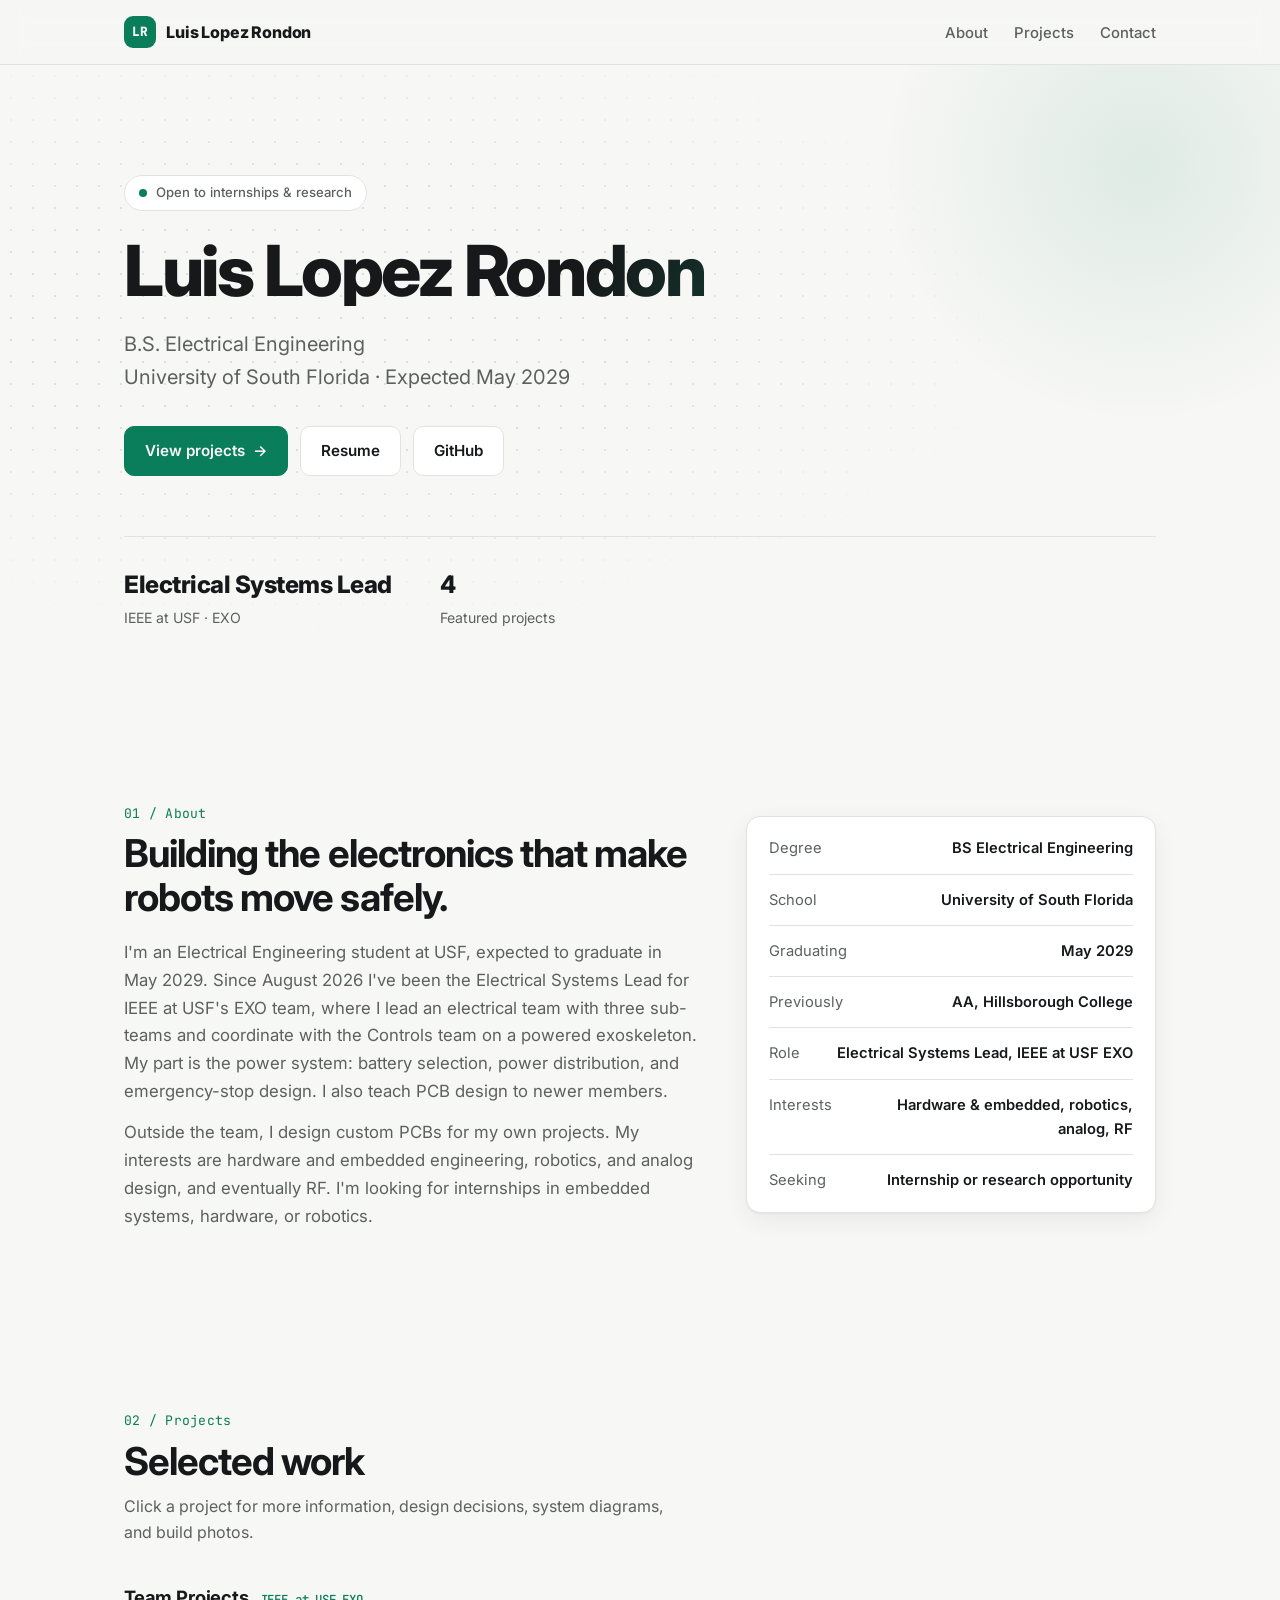
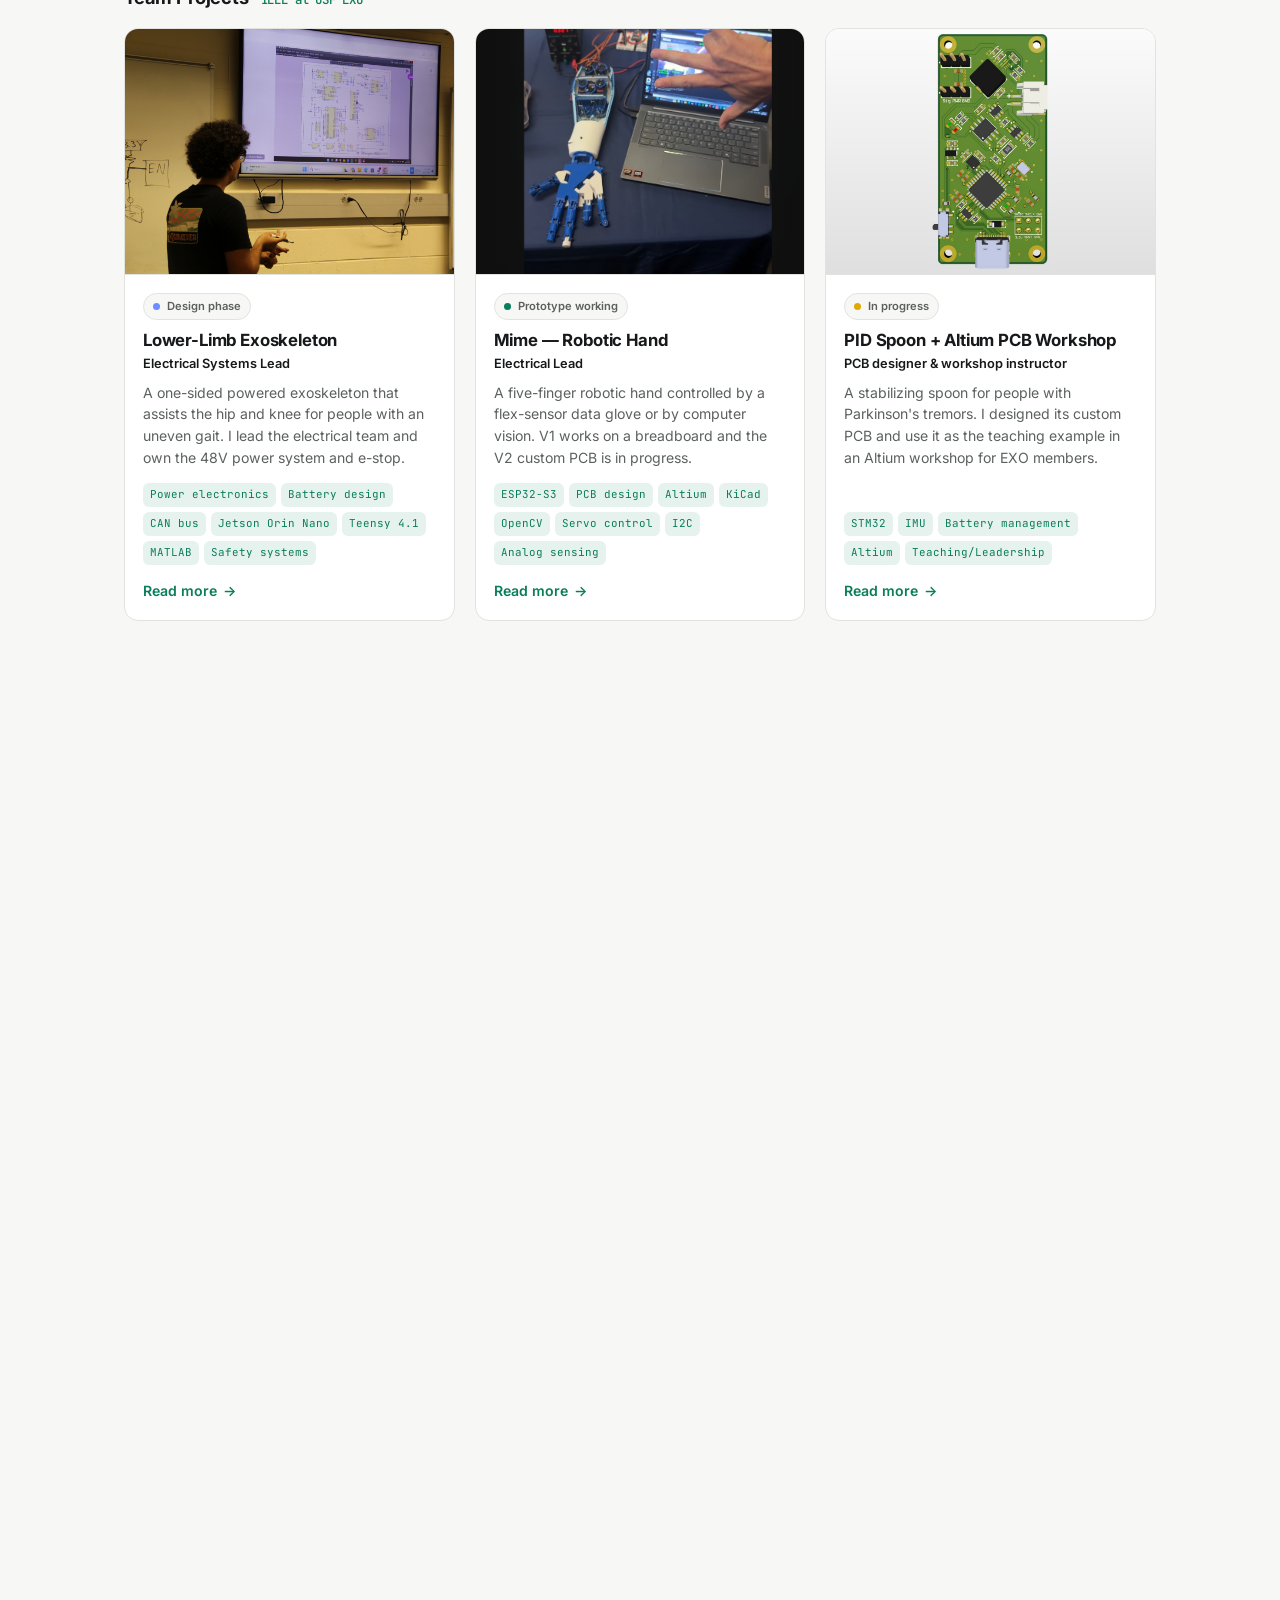
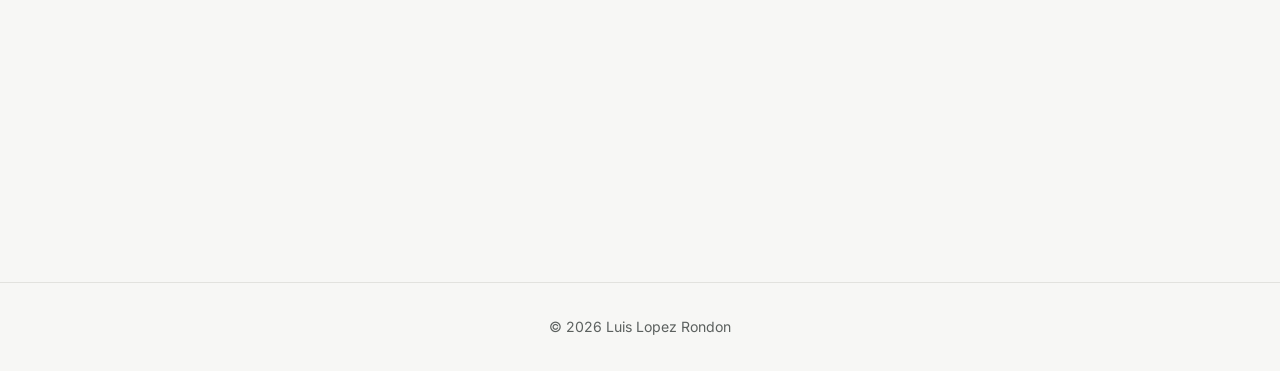
<file: index.html>
<!DOCTYPE html>
<html lang="en">
<head>
  <meta charset="UTF-8">
  <meta name="viewport" content="width=device-width, initial-scale=1">
  <title>Luis Lopez Rondon | Electrical Engineering</title>
  <meta name="description" content="Portfolio of Luis Lopez Rondon, Electrical Engineering student at USF and Electrical Systems Lead on IEEE at USF's EXO team. Hardware and embedded engineering, robotics, and analog design.">
  <link rel="preconnect" href="https://fonts.googleapis.com">
  <link rel="preconnect" href="https://fonts.gstatic.com" crossorigin>
  <link href="https://fonts.googleapis.com/css2?family=Inter:wght@400;500;600;800&family=JetBrains+Mono:wght@500&display=swap" rel="stylesheet">
  <link rel="stylesheet" href="style.css">
  <script src="script.js"></script>
</head>
<body>

<nav class="site-nav">
  <div class="wrap">
    <a href="#" class="logo"><span class="logo-mark">LR</span><span class="logo-text">Luis Lopez Rondon</span></a>
    <ul>
      <li><a href="#about">About</a></li>
      <li><a href="#projects">Projects</a></li>
      <li><a href="#contact">Contact</a></li>
    </ul>
  </div>
</nav>

<header class="hero">
  <div class="wrap">
    <div class="pill"><span class="dot"></span>Open to internships &amp; research</div>
    <h1>Luis Lopez Rondon</h1>
    <p class="lead">B.S. Electrical Engineering<br>University of South Florida · Expected May 2029</p>
    <div class="btns">
      <a class="btn primary" href="#projects">View projects <span aria-hidden="true">→</span></a>
      <a class="btn" href="resume.pdf" target="_blank" rel="noopener">Resume</a>
      <a class="btn" href="https://github.com/luislopezrondon" target="_blank" rel="noopener">GitHub</a>
    </div>
    <div class="stats">
      <div><strong>Electrical Systems Lead</strong><span>IEEE at USF · EXO</span></div>
      <div><strong>4</strong><span>Featured projects</span></div>
    </div>
  </div>
</header>

<section id="about">
  <div class="wrap about reveal">
    <div>
      <div class="section-head">
        <span class="label">01 / About</span>
        <h2>Building the electronics that make robots move safely.</h2>
      </div>
      <p>I'm an Electrical Engineering student at USF, expected to graduate in May 2029. Since August 2026 I've been the Electrical Systems Lead for IEEE at USF's EXO team, where I lead an electrical team with three sub-teams and coordinate with the Controls team on a powered exoskeleton. My part is the power system: battery selection, power distribution, and emergency-stop design. I also teach PCB design to newer members.</p>
      <p>Outside the team, I design custom PCBs for my own projects. My interests are hardware and embedded engineering, robotics, and analog design, and eventually RF. I'm looking for internships in embedded systems, hardware, or robotics.</p>
    </div>
    <dl class="facts">
      <div><dt>Degree</dt><dd>BS Electrical Engineering</dd></div>
      <div><dt>School</dt><dd>University of South Florida</dd></div>
      <div><dt>Graduating</dt><dd>May 2029</dd></div>
      <div><dt>Previously</dt><dd>AA, Hillsborough College</dd></div>
      <div><dt>Role</dt><dd>Electrical Systems Lead, IEEE at USF EXO</dd></div>
      <div><dt>Interests</dt><dd>Hardware &amp; embedded, robotics, analog, RF</dd></div>
      <div><dt>Seeking</dt><dd>Internship or research opportunity</dd></div>
    </dl>
  </div>
</section>

<section id="projects">
  <div class="wrap">
    <div class="section-head reveal">
      <span class="label">02 / Projects</span>
      <h2>Selected work</h2>
      <p>Click a project for more information, design decisions, system diagrams, and build photos.</p>
    </div>

    <h3 class="group-title reveal">Team Projects <span>IEEE at USF EXO</span></h3>
    <div class="grid reveal">
      <a class="card" href="projects/exoskeleton.html">
        <div class="thumb" data-label="// exoskeleton"><img src="images/exoskeleton.jpg" alt="Lower-limb exoskeleton prototype" onerror="this.remove()"></div>
        <div class="card-body">
          <span class="status design">Design phase</span>
          <h4>Lower-Limb Exoskeleton</h4>
          <p class="role">Electrical Systems Lead</p>
          <p>A one-sided powered exoskeleton that assists the hip and knee for people with an uneven gait. I lead the electrical team and own the 48V power system and e-stop.</p>
          <div class="tags"><span>Power electronics</span><span>Battery design</span><span>CAN bus</span><span>Jetson Orin Nano</span><span>Teensy 4.1</span><span>MATLAB</span><span>Safety systems</span></div>
          <span class="more">Read more <span class="arrow">→</span></span>
        </div>
      </a>

      <a class="card" href="projects/mime.html">
        <div class="thumb" data-label="// mime"><img src="images/robotic-hand.jpg" alt="Mime robotic hand" onerror="this.remove()"></div>
        <div class="card-body">
          <span class="status working">Prototype working</span>
          <h4>Mime — Robotic Hand</h4>
          <p class="role">Electrical Lead</p>
          <p>A five-finger robotic hand controlled by a flex-sensor data glove or by computer vision. V1 works on a breadboard and the V2 custom PCB is in progress.</p>
          <div class="tags"><span>ESP32-S3</span><span>PCB design</span><span>Altium</span><span>KiCad</span><span>OpenCV</span><span>Servo control</span><span>I2C</span><span>Analog sensing</span></div>
          <span class="more">Read more <span class="arrow">→</span></span>
        </div>
      </a>

      <a class="card" href="projects/pid-spoon.html">
        <div class="thumb" data-label="// pid-spoon"><img src="images/pid-spoon.jpg" alt="PID spoon PCB" onerror="this.remove()"></div>
        <div class="card-body">
          <span class="status">In progress</span>
          <h4>PID Spoon + Altium PCB Workshop</h4>
          <p class="role">PCB designer &amp; workshop instructor</p>
          <p>A stabilizing spoon for people with Parkinson's tremors. I designed its custom PCB and use it as the teaching example in an Altium workshop for EXO members.</p>
          <div class="tags"><span>STM32</span><span>IMU</span><span>Battery management</span><span>Altium</span><span>Teaching/Leadership</span></div>
          <span class="more">Read more <span class="arrow">→</span></span>
        </div>
      </a>
    </div>

    <h3 class="group-title reveal">Personal Projects</h3>
    <div class="grid reveal">
      <a class="card" href="projects/spectrum-analyzer.html">
        <div class="thumb" data-label="// spectrum-analyzer"><img src="images/spectrum-analyzer.jpg" alt="Audio spectrum analyzer" onerror="this.remove()"></div>
        <div class="card-body">
          <span class="status working">Prototype working</span>
          <h4>Audio Spectrum Analyzer</h4>
          <p class="role">Designer &amp; builder · PCB revision with one teammate</p>
          <p>A real-time audio spectrum analyzer, built to learn DSP and FFTs from the ground up. The Teensy prototype works and the custom PCB revision is in schematic capture.</p>
          <div class="tags"><span>DSP</span><span>FFT</span><span>Teensy</span><span>STM32</span><span>Audio codec</span><span>Analog design</span><span>PCB design</span></div>
          <span class="more">Read more <span class="arrow">→</span></span>
        </div>
      </a>
    </div>
  </div>
</section>

<section id="contact">
  <div class="wrap">
    <div class="cta reveal">
      <span class="label">03 / Contact</span>
      <h2>Get in touch</h2>
      <div class="btns">
        <a class="btn primary" href="mailto:llopezrondon@usf.edu">Email me</a>
        <a class="btn" href="https://www.linkedin.com/in/luislopezrondon" target="_blank" rel="noopener">LinkedIn</a>
        <a class="btn" href="https://github.com/luislopezrondon" target="_blank" rel="noopener">GitHub</a>
        <a class="btn" href="resume.pdf" target="_blank" rel="noopener">Resume</a>
      </div>
      <p class="email mono">llopezrondon@usf.edu</p>
    </div>
  </div>
</section>

<footer><div class="wrap">© <span data-year>2026</span> Luis Lopez Rondon</div></footer>

</body>
</html>
</file>
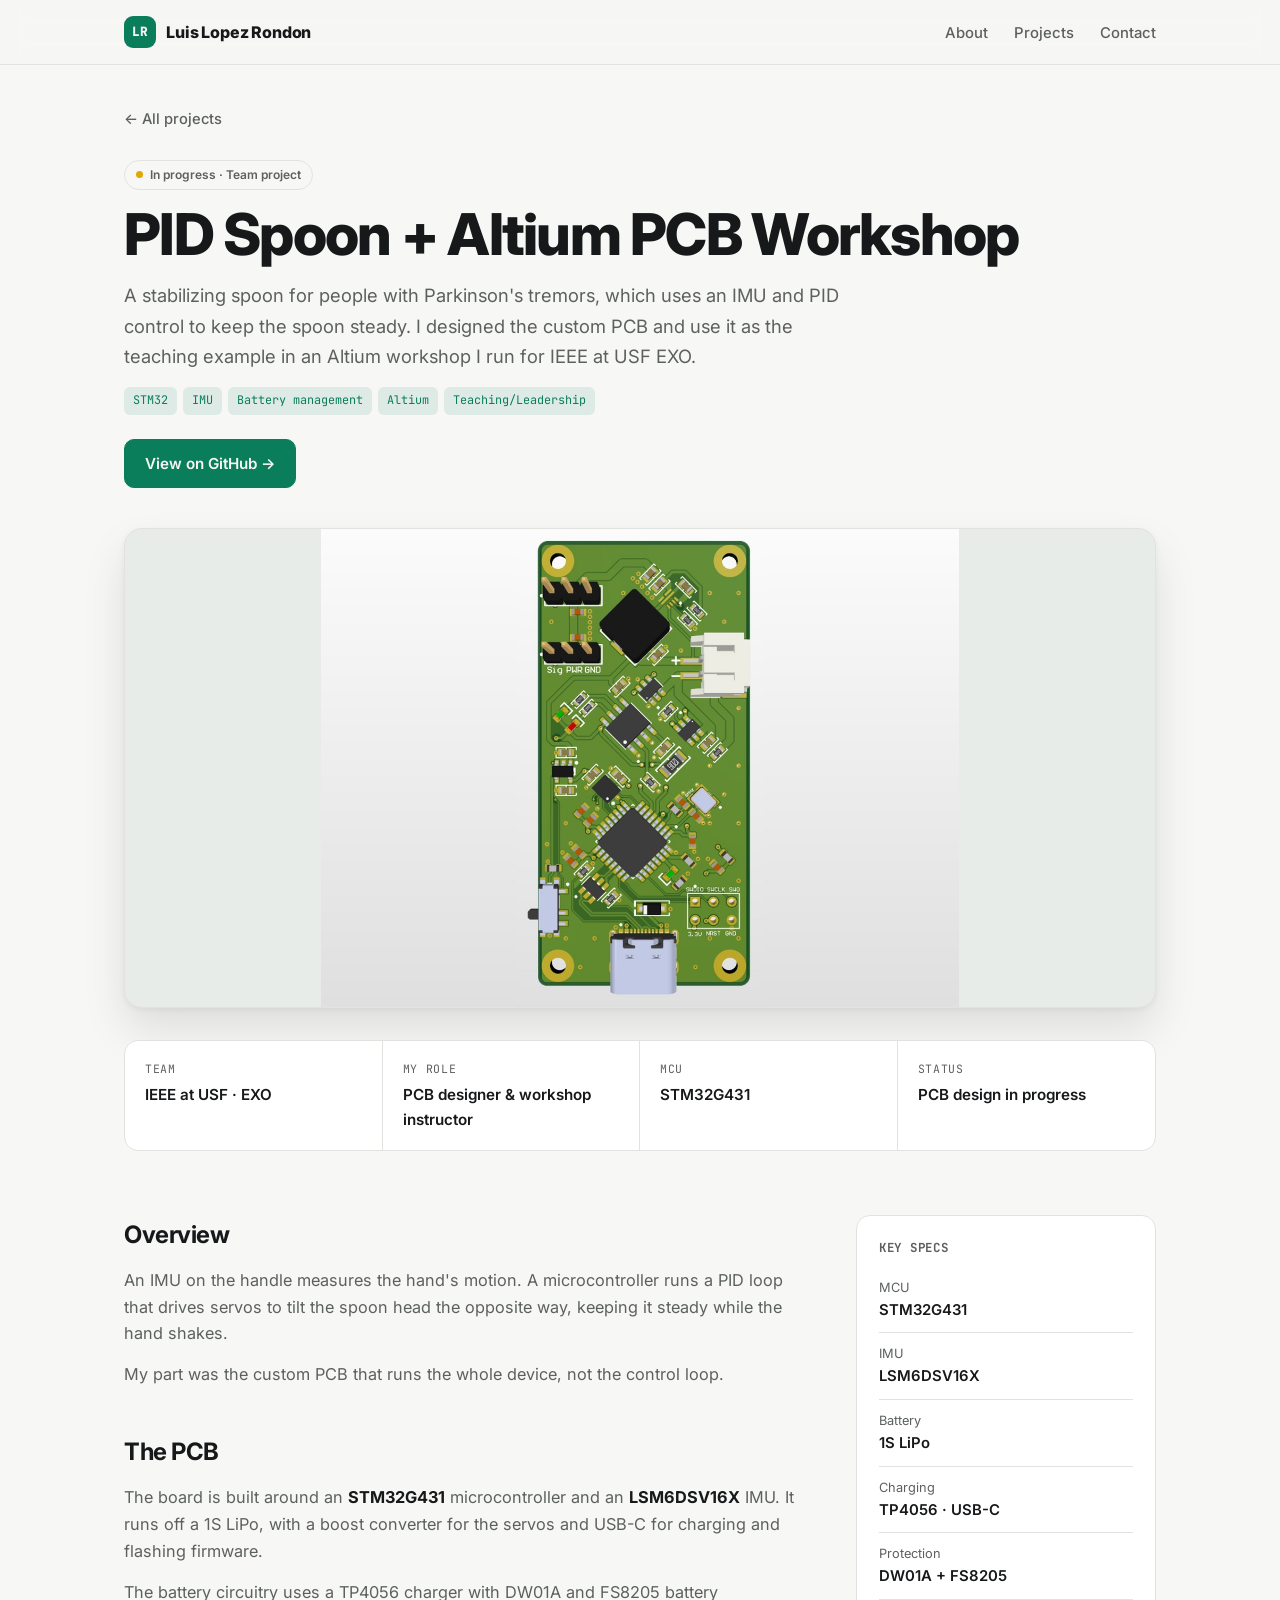
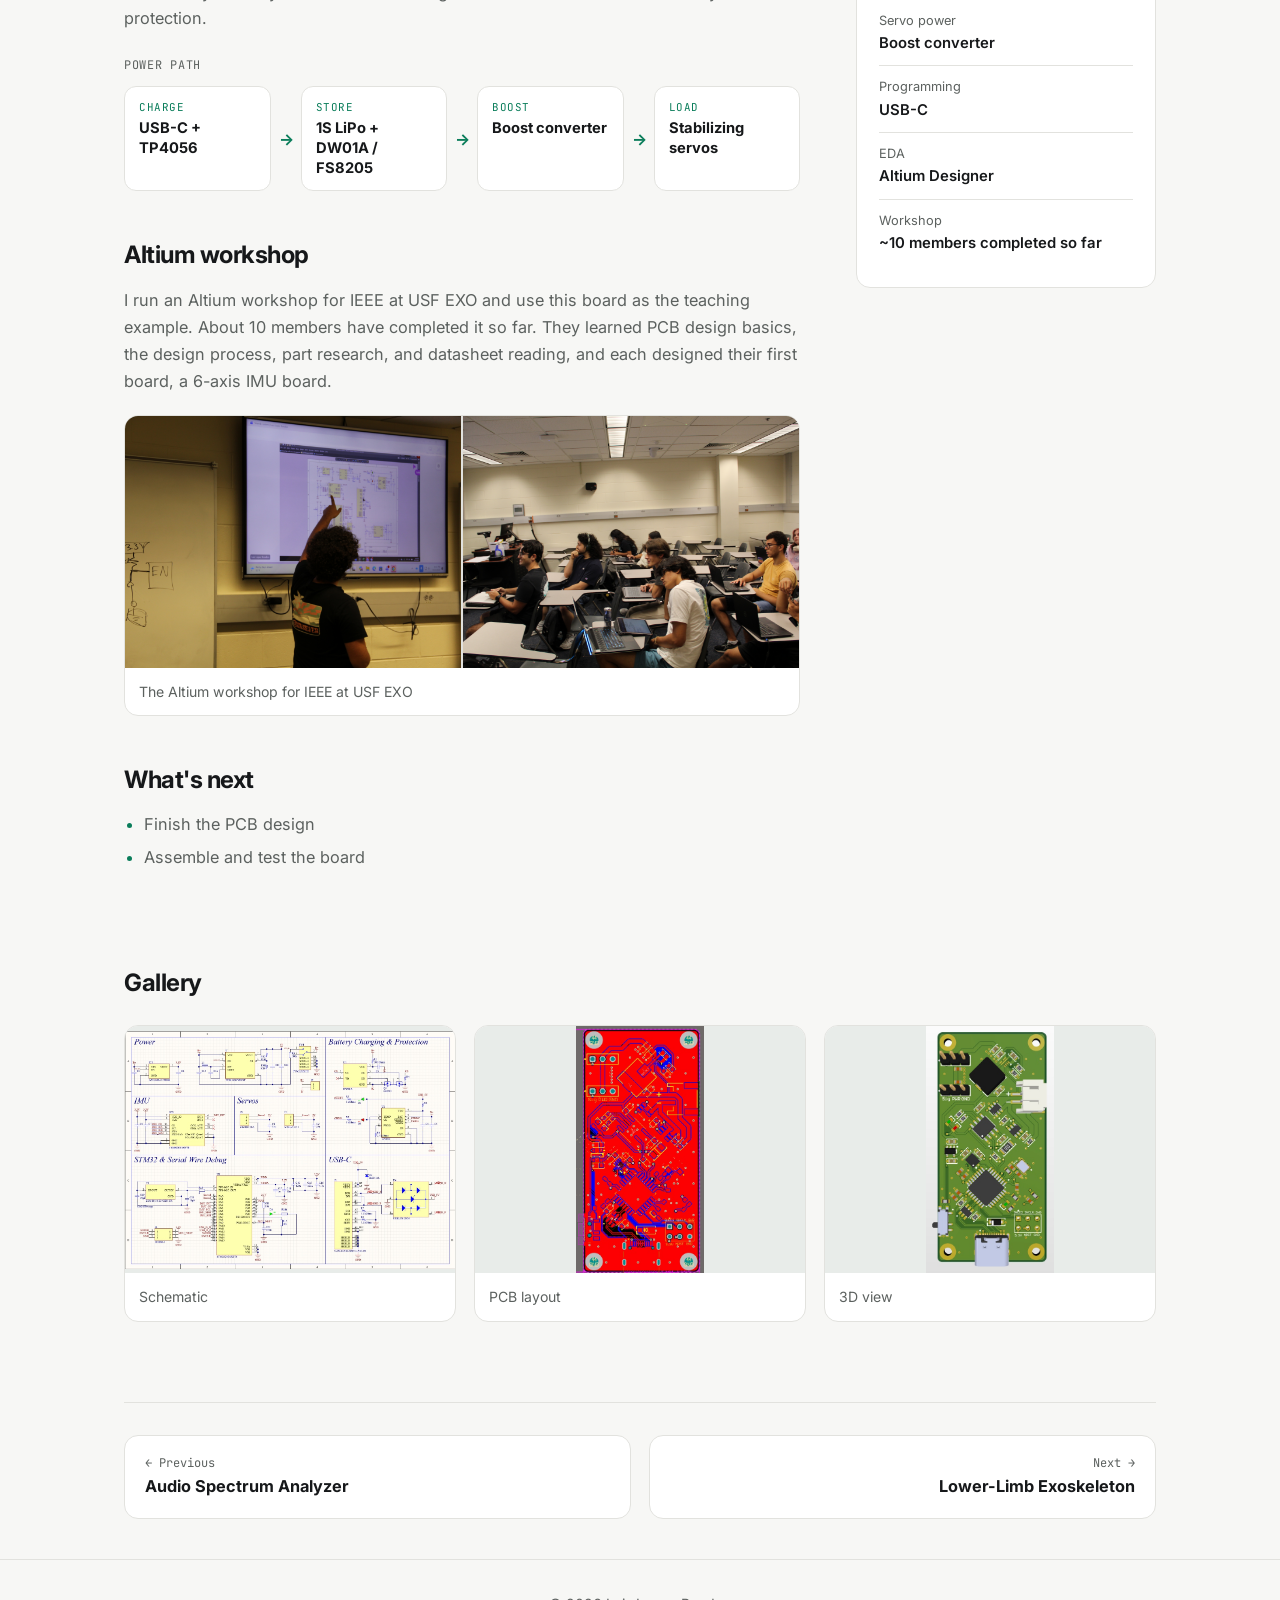
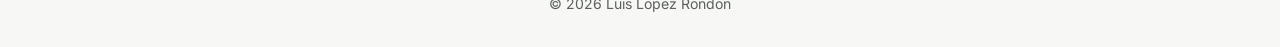
<file: projects/pid-spoon.html>
<!DOCTYPE html>
<html lang="en">
<head>
  <meta charset="UTF-8">
  <meta name="viewport" content="width=device-width, initial-scale=1">
  <title>PID Spoon + Altium PCB Workshop | Luis Lopez Rondon</title>
  <meta name="description" content="Custom PCB for an IEEE at USF EXO stabilizing spoon for Parkinson's tremors, also used as the teaching example in an Altium PCB workshop.">
  <link rel="preconnect" href="https://fonts.googleapis.com">
  <link rel="preconnect" href="https://fonts.gstatic.com" crossorigin>
  <link href="https://fonts.googleapis.com/css2?family=Inter:wght@400;500;600;800&family=JetBrains+Mono:wght@500&display=swap" rel="stylesheet">
  <link rel="stylesheet" href="../style.css">
  <script src="../script.js"></script>
</head>
<body>

<nav class="site-nav">
  <div class="wrap">
    <a href="../index.html" class="logo"><span class="logo-mark">LR</span><span class="logo-text">Luis Lopez Rondon</span></a>
    <ul>
      <li><a href="../index.html#about">About</a></li>
      <li><a href="../index.html#projects">Projects</a></li>
      <li><a href="../index.html#contact">Contact</a></li>
    </ul>
  </div>
</nav>

<main class="wrap project">
  <a class="back" href="../index.html#projects">← All projects</a>

  <header class="project-hero">
    <span class="status">In progress · Team project</span>
    <h1>PID Spoon + Altium PCB Workshop</h1>
    <p class="lead">A stabilizing spoon for people with Parkinson's tremors, which uses an IMU and PID control to keep the spoon steady. I designed the custom PCB and use it as the teaching example in an Altium workshop I run for IEEE at USF EXO.</p>
    <div class="tags"><span>STM32</span><span>IMU</span><span>Battery management</span><span>Altium</span><span>Teaching/Leadership</span></div>
    <div class="btns">
      <a class="btn primary" href="https://github.com/luislopezrondon/pid-spoon" target="_blank" rel="noopener">View on GitHub →</a>
    </div>
  </header>

  <figure class="cover">
    <img src="../images/pid-spoon.jpg" alt="PID spoon PCB" onerror="this.parentElement.remove()">
  </figure>

  <dl class="meta">
    <div><dt>Team</dt><dd>IEEE at USF · EXO</dd></div>
    <div><dt>My role</dt><dd>PCB designer &amp; workshop instructor</dd></div>
    <div><dt>MCU</dt><dd>STM32G431</dd></div>
    <div><dt>Status</dt><dd>PCB design in progress</dd></div>
  </dl>

  <div class="project-body">
    <article class="prose">
      <h2>Overview</h2>
      <p>An IMU on the handle measures the hand's motion. A microcontroller runs a PID loop that drives servos to tilt the spoon head the opposite way, keeping it steady while the hand shakes.</p>
      <p>My part was the custom PCB that runs the whole device, not the control loop.</p>

      <h2>The PCB</h2>
      <p>The board is built around an <strong>STM32G431</strong> microcontroller and an <strong>LSM6DSV16X</strong> IMU. It runs off a 1S LiPo, with a boost converter for the servos and USB-C for charging and flashing firmware.</p>
      <p>The battery circuitry uses a TP4056 charger with DW01A and FS8205 battery protection.</p>

      <div class="flow-label">Power path</div>
      <div class="flow">
        <div class="node"><small>Charge</small><strong>USB-C + TP4056</strong></div>
        <div class="node"><small>Store</small><strong>1S LiPo + DW01A / FS8205</strong></div>
        <div class="node"><small>Boost</small><strong>Boost converter</strong></div>
        <div class="node"><small>Load</small><strong>Stabilizing servos</strong></div>
      </div>

      <h2>Altium workshop</h2>
      <p>I run an Altium workshop for IEEE at USF EXO and use this board as the teaching example. About 10 members have completed it so far. They learned PCB design basics, the design process, part research, and datasheet reading, and each designed their first board, a 6-axis IMU board.</p>
      <figure class="pair">
        <div class="pair-imgs">
          <img src="../images/pid-spoon/workshop-1.jpg" alt="Luis teaching the Altium PCB design workshop" onerror="this.remove()">
          <img src="../images/pid-spoon/workshop-2.jpg" alt="Workshop attendees designing their first PCBs in Altium" onerror="this.remove()">
        </div>
        <figcaption>The Altium workshop for IEEE at USF EXO</figcaption>
      </figure>
      <!-- [TODO] photos of the board and the workshop: confirm the images in images/pid-spoon/ are the ones you want, or replace them -->

      <h2>What's next</h2>
      <ul>
        <li>Finish the PCB design</li>
        <li>Assemble and test the board</li>
      </ul>
    </article>

    <aside class="specs">
      <h3>Key specs</h3>
      <dl>
        <div><dt>MCU</dt><dd>STM32G431</dd></div>
        <div><dt>IMU</dt><dd>LSM6DSV16X</dd></div>
        <div><dt>Battery</dt><dd>1S LiPo</dd></div>
        <div><dt>Charging</dt><dd>TP4056 · USB-C</dd></div>
        <div><dt>Protection</dt><dd>DW01A + FS8205</dd></div>
        <div><dt>Servo power</dt><dd>Boost converter</dd></div>
        <div><dt>Programming</dt><dd>USB-C</dd></div>
        <div><dt>EDA</dt><dd>Altium Designer</dd></div>
        <div><dt>Workshop</dt><dd>~10 members completed so far</dd></div>
      </dl>
    </aside>
  </div>

  <section class="gallery-section">
    <h2>Gallery</h2>
    <div class="gallery">
      <figure><img src="../images/pid-spoon/1.jpg" alt="Schematic" onerror="this.parentElement.remove()"><figcaption>Schematic</figcaption></figure>
      <figure><img src="../images/pid-spoon/2.jpg" alt="PCB layout" onerror="this.parentElement.remove()"><figcaption>PCB layout</figcaption></figure>
      <figure><img src="../images/pid-spoon/3.jpg" alt="3D view of the board" onerror="this.parentElement.remove()"><figcaption>3D view</figcaption></figure>
    </div>
  </section>

  <nav class="pager" aria-label="More projects">
    <a href="spectrum-analyzer.html"><small>← Previous</small><strong>Audio Spectrum Analyzer</strong></a>
    <a class="next" href="exoskeleton.html"><small>Next →</small><strong>Lower-Limb Exoskeleton</strong></a>
  </nav>
</main>

<footer><div class="wrap">© <span data-year>2026</span> Luis Lopez Rondon</div></footer>

</body>
</html>
</file>
<file: style.css>
/* ================= Theme ================= */
:root {
  --bg: #f7f7f5;
  --card: #ffffff;
  --text: #16181a;
  --muted: #5c615f;
  --accent: #0a7d5a;
  --accent-soft: rgba(10, 125, 90, 0.1);
  --border: #e2e2de;
  --thumb: #e8ece9;
  --nav-bg: rgba(247, 247, 245, 0.78);
  --dots: rgba(10, 125, 90, 0.16);
  --shadow: 0 1px 2px rgba(0, 0, 0, 0.04), 0 8px 24px rgba(0, 0, 0, 0.06);
  --shadow-lg: 0 2px 6px rgba(0, 0, 0, 0.05), 0 22px 44px rgba(0, 0, 0, 0.1);
  --radius: 14px;
  --mono: "JetBrains Mono", ui-monospace, monospace;
}
@media (prefers-color-scheme: dark) {
  :root {
    --bg: #0d100f;
    --card: #151a18;
    --text: #eceeed;
    --muted: #9aa3a0;
    --accent: #3ddc97;
    --accent-soft: rgba(61, 220, 151, 0.1);
    --border: #242b28;
    --thumb: #1b2220;
    --nav-bg: rgba(13, 16, 15, 0.75);
    --dots: rgba(61, 220, 151, 0.12);
    --shadow: 0 1px 2px rgba(0, 0, 0, 0.3), 0 8px 24px rgba(0, 0, 0, 0.35);
    --shadow-lg: 0 2px 6px rgba(0, 0, 0, 0.4), 0 24px 48px rgba(0, 0, 0, 0.5);
  }
}

/* ================= Base ================= */
* { box-sizing: border-box; margin: 0; padding: 0; }
html { scroll-behavior: smooth; scroll-padding-top: 84px; }
body {
  font-family: "Inter", system-ui, -apple-system, sans-serif;
  background: var(--bg);
  color: var(--text);
  line-height: 1.65;
  -webkit-font-smoothing: antialiased;
  overflow-x: hidden;
}
img { display: block; max-width: 100%; }
a { color: var(--accent); text-decoration: none; }
a:hover { text-decoration: underline; text-underline-offset: 3px; }
::selection { background: var(--accent); color: var(--bg); }
.wrap { max-width: 1080px; margin: 0 auto; padding: 0 24px; }
.mono { font-family: var(--mono); }
.label { font-family: var(--mono); color: var(--accent); font-size: 0.82rem; letter-spacing: 0.02em; }

/* ================= Nav ================= */
.site-nav {
  position: sticky; top: 0; z-index: 50;
  background: var(--nav-bg);
  backdrop-filter: saturate(160%) blur(12px);
  -webkit-backdrop-filter: saturate(160%) blur(12px);
  border-bottom: 1px solid var(--border);
}
.site-nav .wrap { display: flex; justify-content: space-between; align-items: center; height: 64px; }
.logo { display: flex; align-items: center; gap: 10px; font-weight: 800; color: var(--text); letter-spacing: -0.01em; }
.logo:hover { text-decoration: none; }
.logo-mark {
  width: 32px; height: 32px; border-radius: 9px;
  display: grid; place-items: center;
  background: var(--accent); color: var(--bg);
  font-family: var(--mono); font-size: 0.8rem;
}
.site-nav ul { display: flex; gap: 26px; list-style: none; }
.site-nav ul a { color: var(--muted); font-size: 0.93rem; font-weight: 500; transition: color 0.15s; }
.site-nav ul a:hover { color: var(--text); text-decoration: none; }

/* ================= Buttons ================= */
.btns { display: flex; gap: 12px; flex-wrap: wrap; }
.btn {
  display: inline-flex; align-items: center; gap: 8px;
  padding: 11px 20px; border-radius: 10px;
  font-weight: 600; font-size: 0.95rem;
  color: var(--text); background: var(--card);
  border: 1px solid var(--border);
  transition: transform 0.15s, box-shadow 0.15s, border-color 0.15s;
}
.btn:hover { text-decoration: none; transform: translateY(-1px); border-color: var(--accent); box-shadow: var(--shadow); }
.btn.primary { background: var(--accent); border-color: var(--accent); color: var(--bg); }

/* ================= Hero ================= */
.hero { position: relative; isolation: isolate; overflow: hidden; padding: 110px 0 80px; }
.hero::before {
  content: ""; position: absolute; inset: 0; z-index: -1;
  background-image: radial-gradient(var(--dots) 1px, transparent 1px);
  background-size: 22px 22px;
  -webkit-mask-image: radial-gradient(ellipse 75% 65% at 25% 40%, #000 30%, transparent 75%);
  mask-image: radial-gradient(ellipse 75% 65% at 25% 40%, #000 30%, transparent 75%);
}
.hero::after {
  content: ""; position: absolute; z-index: -1;
  width: 560px; height: 560px; right: -140px; top: -180px;
  background: radial-gradient(circle, var(--accent-soft), transparent 65%);
}
.pill {
  display: inline-flex; align-items: center; gap: 9px;
  padding: 6px 14px; margin-bottom: 24px;
  border: 1px solid var(--border); border-radius: 99px;
  background: var(--card); color: var(--muted); font-size: 0.82rem; font-weight: 500;
}
.dot { width: 8px; height: 8px; border-radius: 50%; background: var(--accent); animation: pulse 2s infinite; }
@keyframes pulse {
  0% { box-shadow: 0 0 0 0 color-mix(in srgb, var(--accent) 55%, transparent); }
  70% { box-shadow: 0 0 0 9px transparent; }
  100% { box-shadow: 0 0 0 0 transparent; }
}
.hero h1 {
  font-size: clamp(2.6rem, 7vw, 4.4rem); line-height: 1.02;
  font-weight: 800; letter-spacing: -0.035em;
  background: linear-gradient(120deg, var(--text) 45%, var(--accent));
  -webkit-background-clip: text; background-clip: text; color: transparent;
}
.hero .lead { color: var(--muted); font-size: clamp(1.05rem, 2vw, 1.25rem); max-width: 620px; margin: 22px 0 32px; }
.stats {
  display: flex; flex-wrap: wrap; gap: 16px 48px;
  margin-top: 60px; padding-top: 28px; border-top: 1px solid var(--border);
}
.stats strong { display: block; font-size: 1.5rem; font-weight: 800; letter-spacing: -0.02em; }
.stats span { color: var(--muted); font-size: 0.88rem; }

/* Page-load animation */
.hero .wrap > *, .project-hero > * { animation: rise 0.8s cubic-bezier(0.2, 0.7, 0.2, 1) both; }
.hero .wrap > :nth-child(2), .project-hero > :nth-child(2) { animation-delay: 0.07s; }
.hero .wrap > :nth-child(3), .project-hero > :nth-child(3) { animation-delay: 0.14s; }
.hero .wrap > :nth-child(4), .project-hero > :nth-child(4) { animation-delay: 0.21s; }
.hero .wrap > :nth-child(5), .project-hero > :nth-child(5) { animation-delay: 0.28s; }
.hero .wrap > :nth-child(6), .project-hero > :nth-child(6) { animation-delay: 0.35s; }
@keyframes rise { from { opacity: 0; transform: translateY(14px); } to { opacity: 1; transform: none; } }

/* Scroll-reveal (script.js adds .js to <html> and .in when visible) */
.js .reveal { opacity: 0; transform: translateY(18px); transition: opacity 0.7s ease, transform 0.7s ease; }
.js .reveal.in { opacity: 1; transform: none; }

/* ================= Sections ================= */
body > section { padding: 88px 0; }
.section-head { margin-bottom: 36px; }
.section-head h2 { font-size: clamp(1.8rem, 4vw, 2.4rem); line-height: 1.15; letter-spacing: -0.025em; margin-top: 6px; }
.section-head p { color: var(--muted); margin-top: 10px; max-width: 560px; }

/* About */
.about { display: grid; grid-template-columns: 1.4fr 1fr; gap: 48px; align-items: center; }
.about .section-head { margin-bottom: 20px; }
.about p { color: var(--muted); font-size: 1.05rem; }
.about p + p { margin-top: 14px; }
.facts {
  background: var(--card); border: 1px solid var(--border);
  border-radius: var(--radius); padding: 6px 22px; box-shadow: var(--shadow);
}
.facts div { display: flex; justify-content: space-between; gap: 16px; padding: 13px 0; border-bottom: 1px solid var(--border); font-size: 0.92rem; }
.facts div:last-child { border-bottom: 0; }
.facts dt { color: var(--muted); }
.facts dd { font-weight: 600; text-align: right; }

/* Project cards */
.grid { display: grid; gap: 20px; grid-template-columns: repeat(3, minmax(0, 1fr)); }
.group-title {
  display: flex; align-items: baseline; flex-wrap: wrap; gap: 4px 12px;
  margin: 40px 0 16px; font-size: 1.15rem; letter-spacing: -0.01em;
}
.group-title:first-of-type { margin-top: 0; }
.group-title span { font-family: var(--mono); font-size: 0.78rem; font-weight: 500; color: var(--accent); }
.card {
  display: flex; flex-direction: column; overflow: hidden;
  background: var(--card); color: inherit;
  border: 1px solid var(--border); border-radius: var(--radius);
  transition: transform 0.25s ease, box-shadow 0.25s ease, border-color 0.25s ease;
}
.card:hover {
  text-decoration: none; transform: translateY(-4px); box-shadow: var(--shadow-lg);
  border-color: color-mix(in srgb, var(--accent) 45%, var(--border));
}
.card:focus-visible { outline: 2px solid var(--accent); outline-offset: 3px; }
.thumb {
  position: relative; aspect-ratio: 4 / 3; overflow: hidden;
  background: var(--thumb); border-bottom: 1px solid var(--border);
}
.thumb::before {
  content: attr(data-label); position: absolute; inset: 0;
  display: grid; place-items: center;
  font-family: var(--mono); font-size: 0.8rem; color: var(--muted);
  background-image:
    linear-gradient(var(--border) 1px, transparent 1px),
    linear-gradient(90deg, var(--border) 1px, transparent 1px);
  background-size: 20px 20px;
}
.thumb:has(img)::before { display: none; }
.thumb img { position: relative; width: 100%; height: 100%; object-fit: cover; }
.card-body { display: flex; flex-direction: column; flex: 1; padding: 18px; }
.card h4 { font-size: 1.05rem; line-height: 1.3; letter-spacing: -0.01em; margin: 10px 0 2px; }
.card .role { flex: 0; margin-bottom: 8px; color: var(--text); font-size: 0.8rem; font-weight: 600; }
.card p { color: var(--muted); font-size: 0.88rem; line-height: 1.55; flex: 1; }
.more { display: inline-flex; align-items: center; gap: 6px; margin-top: 14px; font-weight: 600; font-size: 0.88rem; color: var(--accent); }
.more .arrow { transition: transform 0.2s; }
.card:hover .more .arrow { transform: translateX(4px); }

.status {
  display: inline-flex; align-items: center; gap: 7px; align-self: flex-start;
  padding: 4px 11px; border-radius: 99px;
  border: 1px solid var(--border); background: var(--bg);
  color: var(--muted); font-size: 0.75rem; font-weight: 600;
}
.status::before { content: ""; width: 7px; height: 7px; border-radius: 50%; background: #e0a800; }
.status.done::before, .status.working::before { background: var(--accent); }
.status.design::before { background: #6c8cff; }
.card .status { font-size: 0.7rem; padding: 3px 9px; }

.tags { display: flex; flex-wrap: wrap; gap: 6px; margin-top: 16px; }
.tags span {
  font-family: var(--mono); font-size: 0.74rem;
  background: var(--accent-soft); color: var(--accent);
  padding: 4px 9px; border-radius: 6px;
}
.card .tags { gap: 5px; margin-top: 14px; }
.card .tags span { font-size: 0.68rem; padding: 3px 7px; }

/* Contact */
.cta {
  position: relative; isolation: isolate; overflow: hidden; text-align: center;
  padding: 56px 32px; background: var(--card);
  border: 1px solid var(--border); border-radius: 20px; box-shadow: var(--shadow);
}
.cta::before {
  content: ""; position: absolute; inset: 0; z-index: -1;
  background-image: radial-gradient(var(--dots) 1px, transparent 1px);
  background-size: 22px 22px;
  -webkit-mask-image: radial-gradient(ellipse at center, #000, transparent 70%);
  mask-image: radial-gradient(ellipse at center, #000, transparent 70%);
}
.cta h2 { font-size: clamp(1.8rem, 4vw, 2.4rem); letter-spacing: -0.025em; margin-top: 6px; }
.cta .btns { justify-content: center; margin-top: 24px; }
.cta .email { margin: 22px auto 0; font-size: 0.85rem; color: var(--muted); }

footer { border-top: 1px solid var(--border); padding: 32px 0; color: var(--muted); font-size: 0.88rem; text-align: center; }

/* ================= Project pages ================= */
.project { padding-top: 40px; padding-bottom: 40px; }
.back { display: inline-flex; gap: 6px; margin-bottom: 28px; color: var(--muted); font-size: 0.92rem; font-weight: 500; }
.back:hover { color: var(--accent); text-decoration: none; }
.project-hero h1 { font-size: clamp(2.2rem, 6vw, 3.6rem); line-height: 1.05; letter-spacing: -0.03em; font-weight: 800; margin: 14px 0 16px; }
.project-hero .lead { color: var(--muted); font-size: 1.15rem; max-width: 720px; }
.project-hero .btns { margin-top: 24px; }

.cover {
  margin-top: 40px; height: clamp(240px, 45vw, 480px);
  overflow: hidden; border-radius: 18px;
  border: 1px solid var(--border); background: var(--thumb); box-shadow: var(--shadow-lg);
}
.cover img { width: 100%; height: 100%; object-fit: contain; }
.cover img, .gallery img, .prose figure img { cursor: zoom-in; }

.meta {
  display: grid; grid-template-columns: repeat(4, minmax(0, 1fr)); margin-top: 32px;
  background: var(--card); border: 1px solid var(--border); border-radius: var(--radius);
}
.meta div { padding: 18px 20px; border-right: 1px solid var(--border); }
.meta div:last-child { border-right: 0; }
.meta dt { font-family: var(--mono); font-size: 0.72rem; text-transform: uppercase; letter-spacing: 0.06em; color: var(--muted); margin-bottom: 4px; }
.meta dd { font-weight: 600; font-size: 0.95rem; overflow-wrap: anywhere; }

.project-body { display: grid; grid-template-columns: minmax(0, 1fr) 300px; gap: 56px; align-items: start; margin-top: 64px; }
.prose { container-type: inline-size; min-width: 0; }
.prose h2 { font-size: 1.5rem; letter-spacing: -0.02em; margin: 44px 0 12px; }
.prose h2:first-child { margin-top: 0; }
.prose p, .prose li { color: var(--muted); font-size: 1.02rem; overflow-wrap: break-word; }
.prose p + p { margin-top: 14px; }
.prose ul { padding-left: 20px; margin: 12px 0; }
.prose li + li { margin-top: 6px; }
.prose li::marker { color: var(--accent); }
.prose strong, .prose em { color: var(--text); }
.prose code {
  font-family: var(--mono); font-size: 0.86em;
  background: var(--accent-soft); color: var(--accent);
  padding: 2px 6px; border-radius: 5px;
}
.prose figure {
  margin: 20px 0; overflow: hidden;
  background: var(--card); border: 1px solid var(--border); border-radius: var(--radius);
}
.prose figure img { width: 100%; max-height: 440px; object-fit: contain; background: var(--thumb); }
.prose figcaption { padding: 12px 14px; font-size: 0.88rem; color: var(--muted); }
.prose figure.pair .pair-imgs { display: grid; grid-template-columns: 1fr 1fr; gap: 2px; background: var(--border); }
.prose figure.pair .pair-imgs:has(img:only-child) { grid-template-columns: 1fr; }
.prose figure.pair img { aspect-ratio: 4 / 3; max-height: none; object-fit: cover; }
.prose figure.pair:not(:has(img)) { display: none; }
@container (max-width: 480px) { .prose figure.pair .pair-imgs { grid-template-columns: 1fr; } }
.callout {
  margin: 20px 0; padding: 16px 20px;
  border-left: 3px solid var(--accent); border-radius: 0 10px 10px 0;
  background: var(--accent-soft); color: var(--text);
}

/* System diagram blocks */
.flow-label { margin: 24px 0 10px; font-family: var(--mono); font-size: 0.74rem; text-transform: uppercase; letter-spacing: 0.06em; color: var(--muted); }
.flow { display: flex; gap: 30px; margin-bottom: 8px; }
.node {
  position: relative; flex: 1 1 0; min-width: 0;
  padding: 12px 14px; background: var(--card);
  border: 1px solid var(--border); border-radius: 12px;
}
.node small { display: block; font-family: var(--mono); font-size: 0.68rem; text-transform: uppercase; letter-spacing: 0.05em; color: var(--accent); }
.node strong { display: block; margin-top: 2px; font-size: 0.92rem; line-height: 1.35; overflow-wrap: anywhere; }
.node + .node::before {
  content: "→"; position: absolute; left: -23px; top: 50%; transform: translateY(-50%);
  color: var(--accent); font-weight: 700;
}
@container (max-width: 560px) {
  .flow { flex-direction: column; gap: 28px; }
  .node + .node::before { content: "↓"; left: 50%; top: -25px; transform: translateX(-50%); }
}

.specs { position: sticky; top: 90px; min-width: 0; padding: 22px; background: var(--card); border: 1px solid var(--border); border-radius: var(--radius); }
.specs h3 { font-family: var(--mono); font-size: 0.78rem; text-transform: uppercase; letter-spacing: 0.06em; color: var(--muted); margin-bottom: 8px; }
.specs dl div { padding: 10px 0; border-bottom: 1px solid var(--border); }
.specs dl div:last-child { border-bottom: 0; }
.specs dt { font-size: 0.8rem; color: var(--muted); }
.specs dd { font-weight: 600; font-size: 0.93rem; overflow-wrap: anywhere; }

.gallery-section { margin-top: 80px; }
.gallery-section:not(:has(figure)) { display: none; }
.gallery-section h2 { font-size: 1.5rem; letter-spacing: -0.02em; }
.gallery { display: grid; gap: 18px; margin-top: 22px; grid-template-columns: repeat(auto-fill, minmax(min(260px, 100%), 1fr)); }
.gallery figure {
  overflow: hidden; background: var(--card);
  border: 1px solid var(--border); border-radius: var(--radius);
  transition: transform 0.2s, box-shadow 0.2s;
}
.gallery figure:hover { transform: translateY(-3px); box-shadow: var(--shadow); }
.gallery img { width: 100%; aspect-ratio: 4 / 3; object-fit: contain; background: var(--thumb); }
.gallery figcaption { padding: 12px 14px; font-size: 0.88rem; color: var(--muted); }

.pager { display: grid; grid-template-columns: 1fr 1fr; gap: 18px; margin-top: 80px; padding-top: 32px; border-top: 1px solid var(--border); }
.pager a {
  display: block; padding: 18px 20px; color: var(--text);
  background: var(--card); border: 1px solid var(--border); border-radius: var(--radius);
  transition: border-color 0.2s, transform 0.2s;
}
.pager a:hover { text-decoration: none; border-color: var(--accent); transform: translateY(-2px); }
.pager small { display: block; font-family: var(--mono); font-size: 0.75rem; color: var(--muted); }
.pager strong { font-size: 1.02rem; }
.pager .next { text-align: right; }

/* Lightbox (created by script.js) */
.lightbox {
  position: fixed; inset: 0; z-index: 100; padding: 24px;
  display: flex; flex-direction: column; align-items: center; justify-content: center;
  background: rgba(0, 0, 0, 0.88);
  opacity: 0; pointer-events: none; transition: opacity 0.2s;
}
.lightbox.open { opacity: 1; pointer-events: auto; }
.lightbox img { max-width: min(1200px, 100%); max-height: 80vh; object-fit: contain; border-radius: 10px; }
.lightbox p { color: #ddd; margin-top: 14px; font-size: 0.92rem; text-align: center; max-width: 700px; }
.lightbox-close { position: absolute; top: 14px; right: 20px; background: none; border: 0; color: #fff; font-size: 2.2rem; line-height: 1; cursor: pointer; }

/* ================= Responsive ================= */
@media (max-width: 1000px) {
  .grid { grid-template-columns: repeat(2, minmax(0, 1fr)); }
}
@media (max-width: 900px) {
  .project-body { grid-template-columns: minmax(0, 1fr); gap: 40px; margin-top: 48px; }
    .specs { position: static; order: -1; }
}
@media (max-width: 800px) {
  .about { grid-template-columns: 1fr; gap: 32px; }
}
@media (max-width: 760px) {
  .grid { grid-template-columns: 1fr; }
  .meta { grid-template-columns: repeat(2, minmax(0, 1fr)); }
  .meta div:nth-child(2n) { border-right: 0; }
  .meta div:nth-child(-n + 2) { border-bottom: 1px solid var(--border); }
  .specs dl { display: grid; grid-template-columns: repeat(2, minmax(0, 1fr)); gap: 12px 18px; }
  .specs dl div { padding: 0; border-bottom: 0; }
}
@media (max-width: 600px) {
  .site-nav ul { gap: 16px; }
  .site-nav ul li:first-child { display: none; }
  body > section { padding: 64px 0; }
  .hero { padding: 72px 0 56px; }
  .cta { padding: 40px 22px; }
  .project { padding-top: 28px; }
  .cover { margin-top: 28px; }
  .meta div { padding: 14px 16px; }
  .pager { grid-template-columns: 1fr; margin-top: 56px; }
  .pager .next { text-align: left; }
}
@media (max-width: 400px) {
  .logo-text { display: none; }
}
@media (prefers-reduced-motion: reduce) {
  html { scroll-behavior: auto; }
  *, *::before, *::after { animation: none !important; transition: none !important; }
  .js .reveal { opacity: 1; transform: none; }
}
</file>
